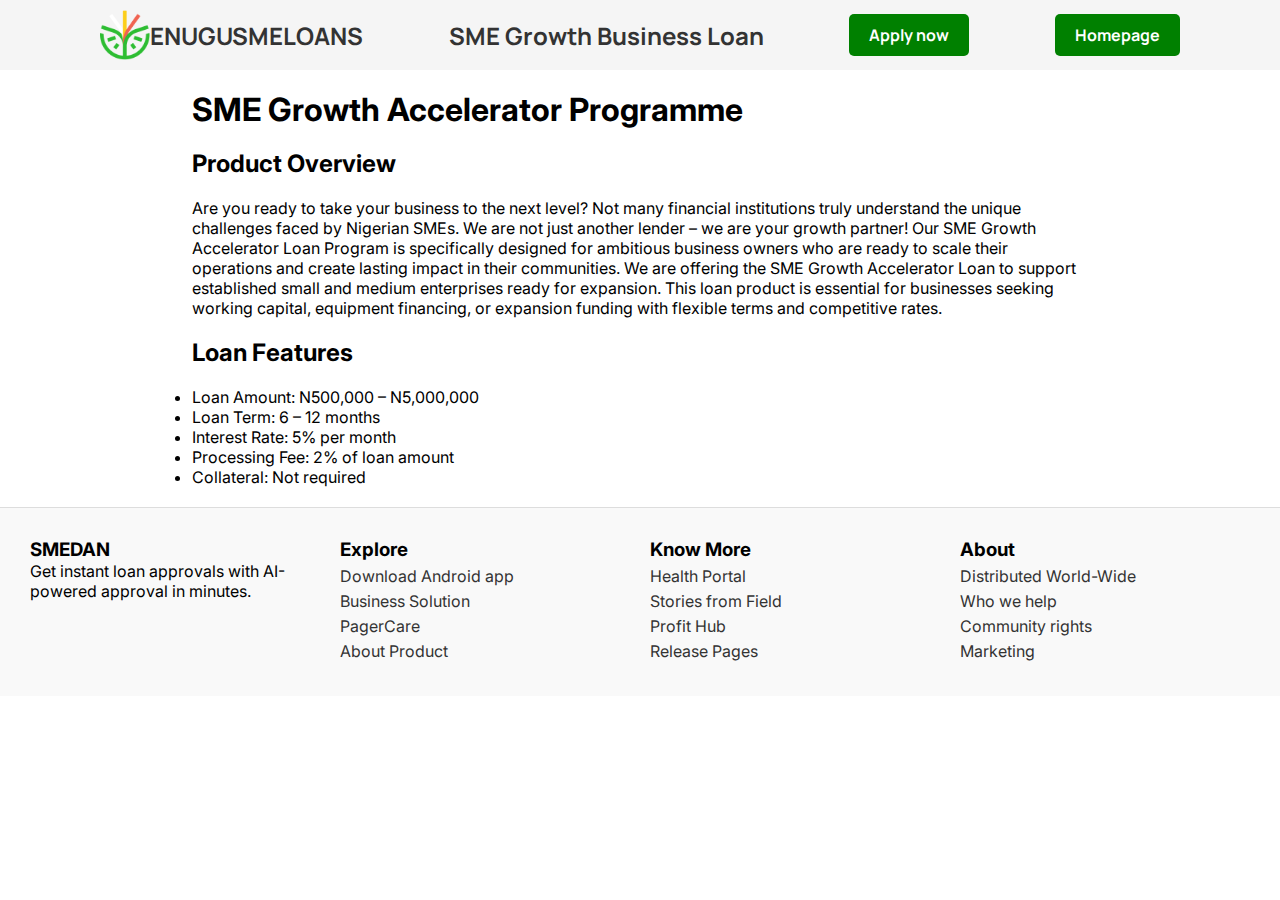
<file: index.html>
<!DOCTYPE html>
<html lang="en">
<head>
    <meta charset="UTF-8">
    <meta name="viewport" content="width=device-width, initial-scale=1.0">
    <title>SME app</title>
    <link rel="stylesheet" href="all.css">
    <link rel="stylesheet" href="style.css">
    <link rel="shortcut icon" href="favicon.ico" type="image/x-icon">
</head>
<body>
    <header>
        <!-- logo with title:"SMELOANS", title:SME Growth Business Loan and cta button saying "Apply now" --> 
        <div class="logobox">
            <img src="smedanLogo.png" alt="SMELOANS" width="50px" height="50px">
            <h1>ENUGUSMELOANS</h1>
        </div>
            <h1>SME Growth Business Loan</h1>
            <button type="button" class="checklogin" onclick="checkLogin()">Apply now</button>
            <button type="button" class="goHomepage" onclick="goHomepage()">Homepage</button>
    </header>

    <main>
        <h1>SME Growth Accelerator Programme</h1>
        <h2>Product Overview</h2>
        <p>
            Are you ready to take your business to the next level? Not many financial institutions truly understand the unique challenges faced by Nigerian SMEs. 
            We are not just another lender – we are your growth partner! Our SME Growth Accelerator Loan Program is specifically designed for ambitious business 
            owners who are ready to scale their operations and create lasting impact in their communities. 
            We are offering the SME Growth Accelerator Loan to support established small and medium enterprises ready for expansion. 
            This loan product is essential for businesses seeking working capital, equipment financing, or expansion funding with flexible terms and competitive rates.
        </p>

        <h2>Loan Features</h2>
        <ul>
            <li>Loan Amount: N500,000 – N5,000,000</li>
            <li>Loan Term: 6 – 12 months</li>
            <li>Interest Rate: 5% per month</li>
            <li>Processing Fee: 2% of loan amount</li>
            <li>Collateral: Not required</li>
        </ul>

        <section class="detailsHold">
            <section class="detailsForm">
                <div class="headingsHold">
                    <div class="heads 1">Personal Information</div>
                    <div class="heads 2">Business Information</div>
                    <div class="heads 3">Financial and Operational Information</div>
                    <div class="heads 4">Challenges and Needs</div>
                    <div class="heads 5">Loan History</div>
                    <div class="heads 6">Regulatory Challenges</div>
                </div>
                <div class="progressLine"></div>
                <div class="questionsHold">
                    <label for="fullname">Full Name</label>
                    <input type="text" placeholder="Enter your full name " name="fullname" class="fullnameInput" required>

                    <label for="dob">Date of Birth</label>
                    <input type="date" class="dobInput" name="dob" title="Date of Birth" required>

                    <label for="gender">Gender</label>
                    <select name="gender" id="genderSelect" title="select your gender">
                        <option value="male">Male</option>
                        <option value="female">Femaile</option>
                        <option value="Other">Other</option>
                    </select>

                    <label for="email">Email Address</label>
                    <input type="email" class="emailInput" placeholder="Enter your email address" name="email" required>

                    <label for="phone number">Phone Number</label>
                    <input type="tel" class="phoneNumberInput" placeholder="Enter your phone number" name="phone" required>

                    <label for="residentAddress">Residential Address</label>
                    <input type="text" class="residentAddressInput" placeholder="Enter your residential address" name="residentAddress" required>

                    <label for="LGA">Local Government Area</label>
                    <input type="text" class="LGAInput" placeholder="Enter your Local Government Area" name="LGA" required>

                    <label for="state">State</label>
                    <input type="text" class="stateInput" placeholder="Enter your State of Origin" name="state" required> 
                    
                    <div class="buttonHold">
                        <button type="button" onclick="hideQuestionnaire()">Back</button>
                        <button type="button" onclick="businessShow()">Next</button>
                    </div>

                    <!-- <label for="businessName">Business Name</label>
                    <input type="text" class="businessNameInput" placeholder="Enter your business name" name="businessName" required>

                    <label for="businessAddress">Business Address</label>
                    <input type="text" class="businessAddressInput" placeholder="Enter your business address" name="businessAddress" required>

                    <label for="businessAge">Business Age</label>
                    <select name="businessAge" id="businessAgeSelect" title="select your business age">
                        <option value="0-1">Less than 1 year</option>
                        <option value="1-3">1-3 years</option>
                        <option value="4-7">4-7 years</option>
                        <option value="7+">Over 7 years</option>
                    </select>

                    <label for="businessType">Business Type</label>
                    <select name="businessType" id="businessTypeSelect" title="select your business type">
                        <option value="Nanoenterprise">Nanoenterprise(0-4 employees)</option>
                        <option value="Microenterprise">Microenterprise (5-9 employees)</option>
                        <option value="Smallenterprise">Small Enterprise (10-49 employees)</option>
                        <option value="Mediumenterprise">Medium Enterprise (50-249 employees)</option>
                    </select>

                    <label for="businessIndustry">Business industry</label>
                    <select name="businessIndustry" id="businessIndustrySelect" title="select your business industry">
                        <option value="Retail">Retail</option>
                        <option value="Services">Services (e.g hardressing, tailoring e.t.c)</option>
                        <option value="Agriculture">Agriculture</option>
                        <option value="Manufacturing">Manufacturing</option>
                        <option value="Technology">Technology</option>
                        <option value="Other">Other</option>
                    </select>

                    <label for="businessLGA"> LGA of Business</label>
                    <select name="businessLGA" id="businessLGASel" title="select your business LGA">
                        <option value="Enugu East">Enugu East</option>
                        <option value="Enugu North">Enugu North</option>
                        <option value="Enugu South">Enugu South</option>
                        <option value="Nkanu East">Nkanu East</option>
                        <option value="Nkanu West">Nkanu West</option>
                        <option value="Udi">Udi</option>
                        <option value="Oji River">Oji River</option>
                        <option value="Igbo Etiti">Igbo Etiti</option>
                        <option value="Igbo Eze North">Igbo Eze North</option>
                        <option value="Igbo Eze South">Igbo Eze South</option>
                        <option value="Isi Uzo">Isi Uzo</option>
                        <option value="Uzo Uwani">Uzo Uwani</option>
                    </select>

                    <label for="businessTown">Town of Business</label>
                    <input type="text" class="businessTownInput" placeholder="Enter your business town" name="businessTown" required>

                    <div class="buttonHold">
                        <button type="button" onclick="businessShowBack()">Back</button>
                        <button type="button" onclick="financenOpShow()">Next</button>
                    </div> -->
                
                <!-- <label for="bankAccountQuestion">Do you have a bank account for your business?</label>
                <select name="bankAccountQuestion" id="bankAccountQuestionSelect" title="select if you have a bank account for your business">
                    <option value="yes">Yes</option>
                    <option value="no">No</option>
                </select>

                <label for="digitalPaymentQuestion">Do you use any digital payment systems? </label>
                <select name="digitalPaymentQuestion" id="digitalPaymentQuestionSelect" title="select if you use any digital payment systems">
                    <option value="yes">Yes</option>
                    <option value="no">No</option>
                </select>

                <label for="businessFinanceQuestion">How do you manage your business finances? </label>
                <select name="businessFinanceQuestion" id="businessFinanceQuestionSelect" title="select how you manage your business finances">
                    <option value="Formal Accounting">Formal Accounting System</option>
                    <option value="Basic Bookeeping">Basic Bookeeping</option>
                    <option value="No Formal System">No Formal System</option>
                    <option value="Outsourced Accountant">Outsourced Accountant</option>
                </select>

                <div class="buttonHold">
                    <button type="button" onclick="businessShowBack()">Back</button>
                    <button type="button" onclick="challengenNeedShow()">Next</button>
                </div> -->

                <!-- <label for="biggestChallengesQuestion">What are the biggest challenges your business faces?</label>
                <select name="biggestChallengesQuestion" id="biggestChallengesQuestionSelect" title="select the biggest challenges your business faces">
                    <option value="Access to Finance">Access to Finance</option>
                    <option value="High costs of Operations">High cost of Operations</option>
                    <option value="Getting customers">Getting customers</option>
                    <option value="Competition">Competition</option>
                    <option value="Regulatory Compliance">Regulatory Compliance</option>
                    <option value="Other">Other</option>
                </select>
                

                <label for="govtSupportQuestion">What kind of support would you like from the government? </label>
                <select name="govtSupportQuestion" id="govtSupportQuestionSelect" title="select the kind of support you would like from the government">
                    <option value="Easier Access to Loans">Easier Access To Loans</option>
                    <option value="Lower taxes or fees">Lower taxes or fees</option>
                    <option value="Better infrastructure">Better infrastructure</option>
                    <option value="More Business advice and training">More Business advice and training</option>
                </select>

                <label for="businessGrowthQuestion">What would help your business grow the most?</label>
                <select name="businessGrowthQuestion" id="businessGrowthQuestionSelect" title="select what would help your business grow the most">
                    <option value="More access to money">Access to Finance</option>
                    <option value="Better Equipment">Better Equipment</option>
                    <option value="Lower business costs">Lower business costs</option>
                    <option value="Better infrastructure">Better infrastructure</option>
                    <option value="More skilled workers">More skilled workers</option>
                </select>

                <div class="buttonHold">
                    <button type="button" onclick="financenOpShowBack()">Back</button>
                    <button type="button" onclick="loanHistoryShow()">Next</button>
                </div> -->

                <!-- <label for="loanBeforeQuestion">Have you ever tried to get a loan for your business? </label>
                <select name="loanBeforeQuestion" id="loanBeforeQuestionSelect" title="select if you have ever tried to get a loan for your business">
                    <option value="yes">Yes</option>
                    <option value="no">No</option>
                </select>

                <label for="loanHowQuestion">If yes, how did you get the loan?</label>
                <select name="loanHowQuestion" id="loanHowQuestionSelect" title="select how you got the loan">
                    <option value="Bank or Financial Institution">Bank</option>
                    <option value="Family or Friends">Family or Friends</option>
                    <option value="Other">Other</option>
                </select>

                <label for="whyNoLoan">If you did not get a loan, what was the main reason? </label>
                <select name="whyNoLoan" id="whyNoLoanSelect" title="select the main reason you did not get a loan">
                    <option value="Didn't Know How to Apply">Bad Credit</option>
                    <option value="Interest Rates Too High">High Interest Rates</option>
                    <option value="No Collateral">No Collateral</option>
                    <option value="Other">Other</option>
                </select>

                <div class="buttonHold">
                    <button type="button" onclick="businessShowBack()">Back</button>
                        <button type="button" onclick="regulatoryChallengeShow()">Next</button>
                </div> -->
                
            
            </div>
            </section>
        </section>
    </main>

    <footer>
        <div class="column">
            <h3>SMEDAN</h3>
            <p>Get instant loan approvals with AI-powered approval in minutes.</p>
        </div>
        <div class="column">
            <h3>Explore</h3>
            <ul>
                <li><a href="#">Download Android app</a></li>
                <li><a href="#">Business Solution</a></li>
                <li><a href="#">PagerCare</a></li>
                <li><a href="#">About Product</a></li>
            </ul>
        </div>
        <div class="column">
            <h3>Know More</h3>
            <ul>
                <li><a href="#">Health Portal</a></li>
                <li><a href="#">Stories from Field</a></li>
                <li><a href="#">Profit Hub</a></li>
                <li><a href="#">Release Pages</a></li>
            </ul>
        </div>
        <div class="column">
            <h3>About</h3>
            <ul>
                <li><a href="#">Distributed World-Wide</a></li>
                <li><a href="#">Who we help</a></li>
                <li><a href="#">Community rights</a></li>
                <li><a href="#">Marketing</a></li>
            </ul>
        </div>
    </footer>
    
    <script src="script.js"></script>
</body>
</html>
</file>
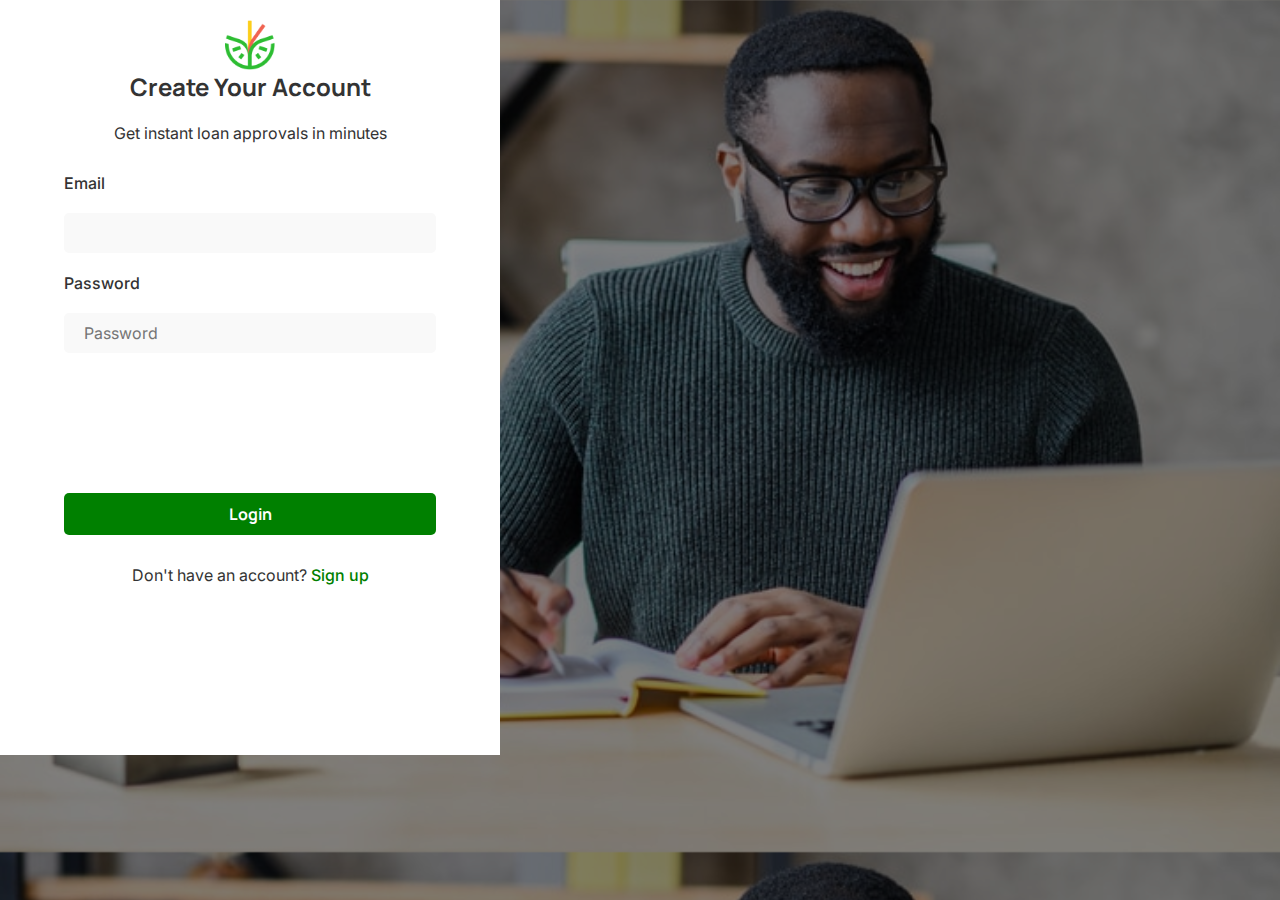
<file: homepageU.html>
<!DOCTYPE html>
<html lang="en">
<head>
    <meta charset="UTF-8">
    <meta name="viewport" content="width=device-width, initial-scale=1.0">
    <title>User Dashboard</title>
    <link rel="stylesheet" href="all.css">
    <link rel="stylesheet" href="homepageU.css">
    <link rel="shortcut icon" href="favicon.ico" type="image/x-icon">
</head>
<body>
    <header>
        <div class="logoHold">
            <img src="smedanLogo.png" alt="SMELOANS" width="50px" height="50px">
            <h1>ENUGUSMELOANS</h1>
        </div>

        <nav>
            <button type="button" id="AllApplic">All</button>
            <button type="button" id="SubmittedApplic">Submitted</button>
            <button type="button" id="UnderReviewApplic">Under Review</button>
            <button type="button" id="ApprovedApplic">Approved</button>
            <button type="button" id="RejectedApplic">Rejected</button>
        </nav>

        <div class="user">
            <!-- <img src="user.png" alt="User" width="50px" height="50px"> -->
            <button type="button" onclick="logout()">Logout</button>
        </div>
    </header>

    <section class="dashboard">
        <div class="dashboardHeading">
            <h1>User Dashboard</h1>
        </div>

        <div class="dashboardHeaders">
            <div class="submittedHeader">
                <h2>Submitted</h2>
                <!-- <p>24</p> -->
            </div>

            <div class="underReviewHeader">
                <h2>Under Review</h2>
                <!-- <p>12</p> -->
            </div>

            <div class="approvedHeader">
                <h2>Approved</h2>
                <!-- <p>6</p> -->
            </div>
        </div>

        <h1 class="applicationsHeading">All Applications</h1>
        <section class="applicationsHold">
            <!-- <div class="application">
                <p>#1</p>
                <p>Nexford University</p>
                <p>pending</p>
                <p>Jan 13,2025</p>
                <p>accepted</p>
            </div> -->

        </section>
    </section>
    
    <section class="content">
        <h1 class="contentHeading">
            Application Number
        </h1>

        <div class="statusBox">
            <p>Status</p>
             <h2>Pending</h2><!--<h2>Submitted<span> - pending</span></h2> we have under review - pending, - accepted and plain old rejected-->
        </div>

        <h3 class="activityHeading">Activity</h3>

        <section class="activityHold">
            <!-- <div class="activity">
                <p>Submitted</p>
                <img src="../approvedGreen.svg" alt="good" width="30px" height="30px">
            </div> -->

        </section>

        <div class="buttonHold">
            <!-- <button type="button" id="cta" onclick="uploadDocument()">Upload Document</button> -->
        </div>
    </section>

    <script src="homepageU.js"></script>
</body>
</html>
</file>
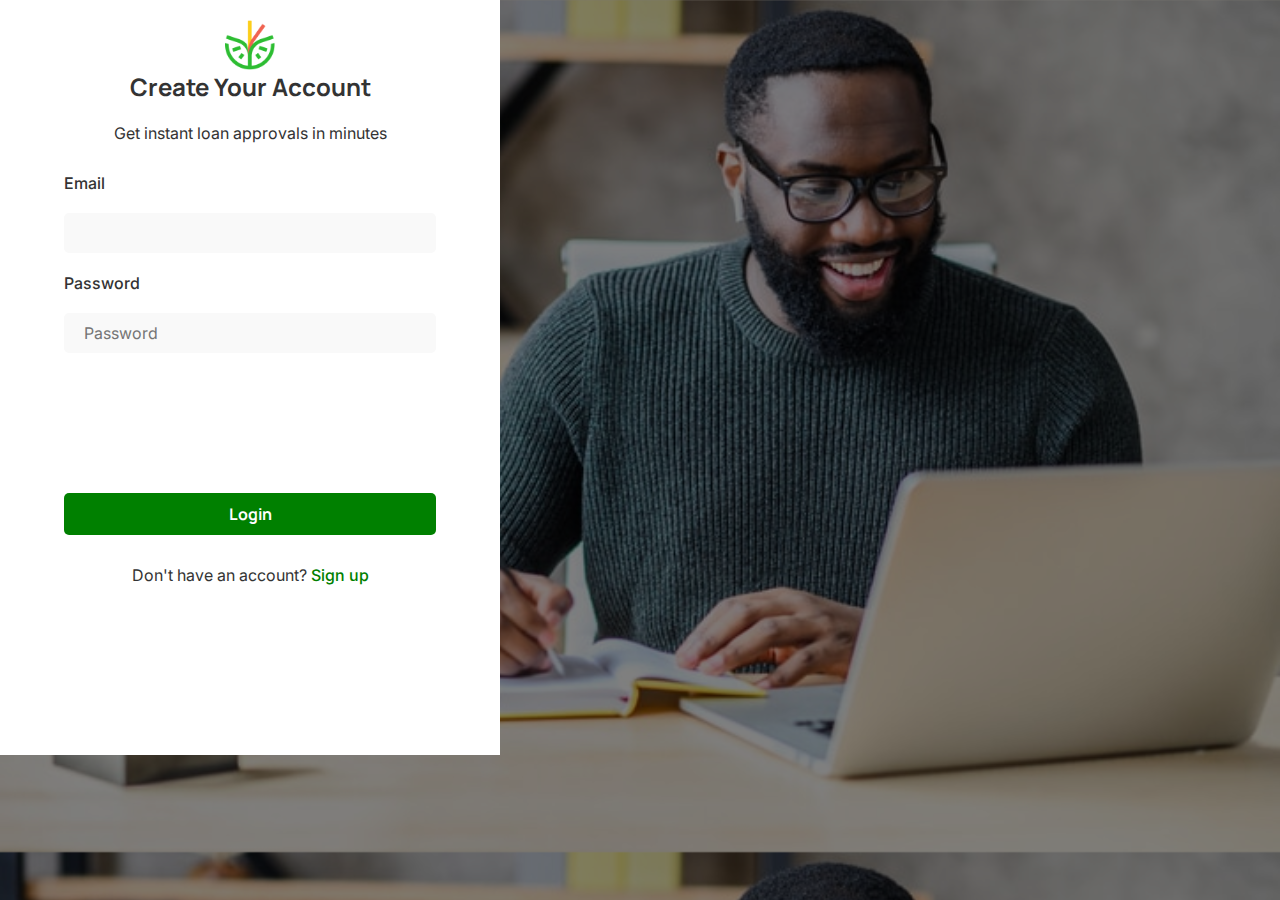
<file: login.html>
<!DOCTYPE html>
<html lang="en">
<head>
    <meta charset="UTF-8">
    <meta name="viewport" content="width=device-width, initial-scale=1.0">
    <title>SME app</title>
    <link rel="stylesheet" href="all.css">
    <link rel="stylesheet" href="login.css">
    <link rel="shortcut icon" href="favicon.ico" type="image/x-icon">
</head>
<body>


    <main>
        <img src="smedanLogo.png" alt="SMELOANS" width="50px" height="50px">
        <h1>Create Your Account</h1>
        <p>Get instant loan approvals in minutes</p>
        <!-- email input with label, password input with label, a login button and text that links to sign up if you dont have an account. NO FORMS -->
         <!-- label for the email input -->
        <label for="email">Email</label>
        <input type="email" id="email" name="email" required>
        <!-- label for the password input -->
        <label for="password">Password</label>
        <input type="password" id="password" placeholder="Password" name="password" required>
        <button type="button" onclick="checkeLogin()">Login</button>
        <p>Don't have an account? <a href="signUp.html">Sign up</a></p>

    </main>

<script src="login.js"></script>
</body>
</html>
</file>
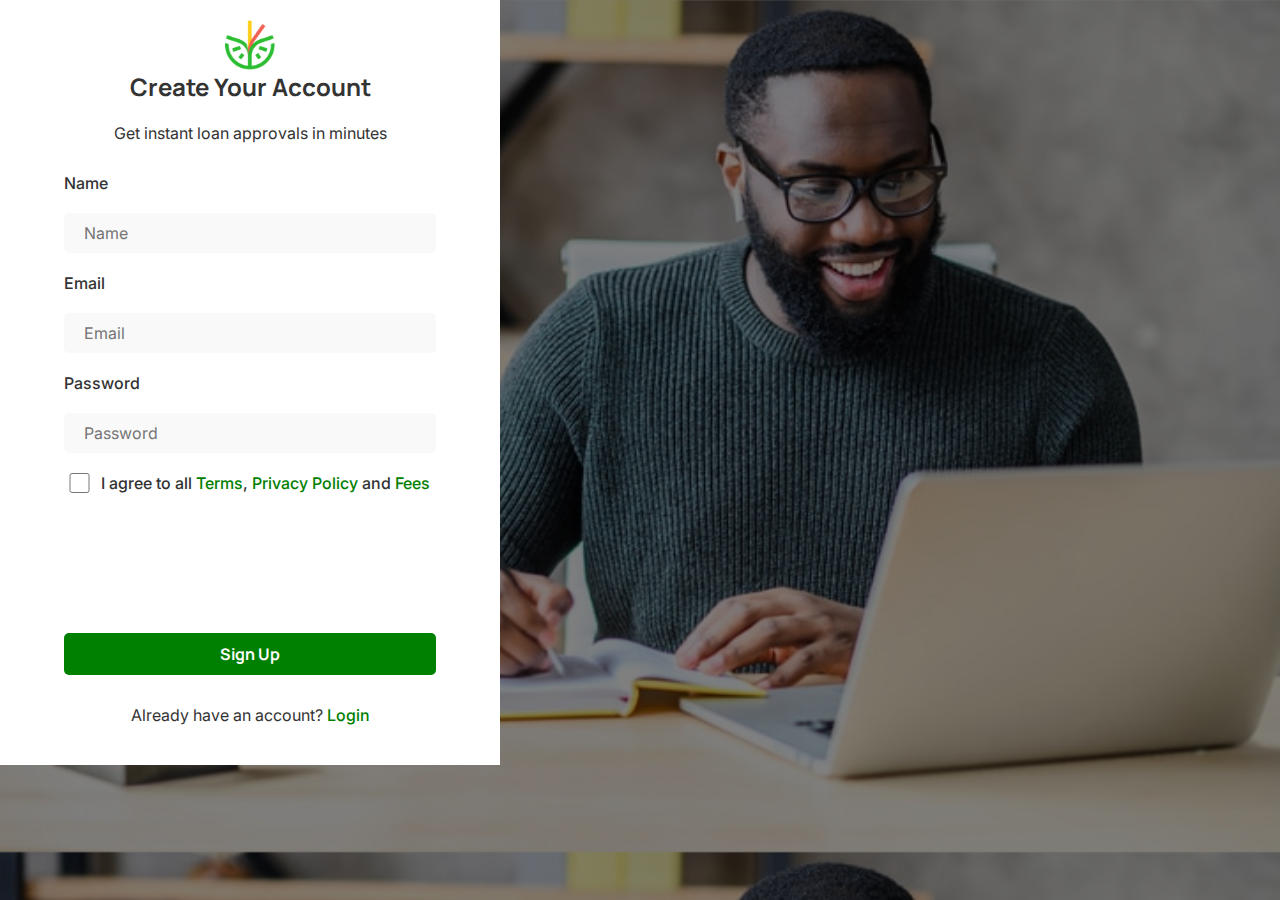
<file: signUp.html>
<!DOCTYPE html>
<html lang="en">
<head>
    <meta charset="UTF-8">
    <meta name="viewport" content="width=device-width, initial-scale=1.0">
    <title>SME app</title>
    <link rel="stylesheet" href="all.css">
    <link rel="stylesheet" href="login.css">
    <link rel="stylesheet" href="signUp.css">
    <link rel="shortcut icon" href="favicon.ico" type="image/x-icon">
</head>
<body>


    <main>
        <img src="smedanLogo.png" alt="SMELOANS" width="50px" height="50px">
        <h1>Create Your Account</h1>
        <p>Get instant loan approvals in minutes</p>
        <!-- email input with label, password input with label, a login button and text that links to sign up if you dont have an account. NO FORMS -->
         <!-- name input with label -->
        <label for="name">Name</label>
        <input type="text" placeholder="Name" id="name" name="name" required>
         <!-- label for the email input -->
        <label for="email">Email</label>
        <input type="email" placeholder="Email" id="email" name="email" required>
        <!-- label for the password input -->
        <label for="password">Password</label>
        <input type="password" placeholder="Password" id="password" name="password" required>
        <!-- a required checkbox for the user to agree to all Terms(linked), Privacy Policy(linked) and Fees(linked) -->
         <div class="terms">
            <input type="checkbox" title="terms" name="terms" required>
            <label for="terms" >I agree to all <a href="#">Terms</a>, <a href="#">Privacy Policy</a> and <a href="#">Fees</a></label>
        </div>
        <button type="button" onclick="makeLogin()">Sign Up</button>
        <p>Already have an account? <a href="login.html">Login</a></p>

    </main>

<script src="signUp.js"></script>
</body>
</html>
</file>
<file: all.css>
*{
    margin: 0px;
    padding: 0px;
    box-sizing: border-box;
    font-family: Inter;
}
@font-face {
    font-family: Inter;
    src: url(Inter/Inter-VariableFont_opsz\,wght.ttf);
  }
  @font-face {
    font-family: Manrope;
    src: url(Manrope/Manrope-VariableFont_wght.ttf);
  }
</file>
<file: style.css>
header{
    display: flex;
    justify-content: space-between;
    align-items: center;
    padding: 10px 100px;
    background-color: #f5f5f5;
  }
  .logobox{
    display: flex;
    justify-content: center;
    align-items: center;
    /* background-color: #f5f5f5; */
  }

  header h1,
  .logobox h1{
    font-family: Manrope;
    font-size: 1.5rem;
    font-weight: 700;
    color: #333;
  }
  header button{
    font-family: Manrope;
    font-size: 1rem;
    font-weight: 700;
    color: #fff;
    background-color: green;
    border: none;
    padding: 10px 20px;
    border-radius: 5px;
    cursor: pointer;
  }

  footer {
    background-color: #F9F9F9;
    padding: 20px;
    display: flex;
    justify-content: space-between;
    flex-wrap: wrap;
    border-top: 1px solid #ddd;
}

footer .column {
    flex: 1;
    margin: 10px;
}

footer h3 {
    margin-top: 0;
}

footer ul {
    list-style-type: none;
    padding: 0;
}

footer ul li {
    margin: 5px 0;
}

footer ul li a {
    color: #333;
    text-decoration: none;
}

footer ul li a:hover {
    text-decoration: underline;
}

main{
    padding: 20px 15svw;
    display: flex;
    flex-direction: column;
    row-gap: 20px;
    /* align-items: center; */
}
main h1,
main h2,
main p,
main ul{
    text-align: left;
}


section.detailsHold{
    /* display: flex; */
    display: none;
    justify-content: center;
    align-items: center;
    width: 100svw;
    height: 100svh;
    position: fixed;
    background-color: #33333356;
    top: 0px;
    left: 0px;
}
section.detailsForm{
    display: flex;
    flex-direction: column;
    /* row-gap: 20px; */
    width: 90svw;
    /* align-items: center; */
    background-color: #f5f5f5;
    /* position: fixed; */
    border-radius: 10px;
    /* left: 20px; */
    height: 80svh;
    z-index: 100;
}
section.detailsForm .headingsHold{
    display: flex;
    height: 45%;
    width: 100%;
    justify-content: space-between;
    align-items: center;
    background-color: #f5f5f5;
    padding: 0px 20px;
     border-radius: 10px 10px 0px 0px;
}

section.detailsForm .progressLine{
    height: 5px;
    width: 100%;
    background-color: purple;
    background-image: linear-gradient(to right, purple 0%,purple 16.5%,#f5f5f5 16.5%,#f5f5f5 100%);
    position: relative;
    transition-duration: 0.5s;
}

.questionsHold{
    display: flex;
    flex-direction: column;
    row-gap: 20px;
    padding: 20px;
    background-color: #f5f5f5;
    border-radius: 0px 0px 10px 10px;
    overflow-y: scroll;
}
.questionsHold input,
.questionsHold select{
    padding: 10px;
    border-radius: 5px;
    border: 1px solid #ddd;
}
.buttonHold{
    display: flex;
    justify-content: space-between;
    align-items: center;
}
.questionsHold button{
    padding: 10px 30px;
    border-radius: 5px;
    border: none;
    background-color: green;
    color: #fff;
    cursor: pointer;
}




@media only screen and (max-width: 850px) {
    header{
        padding: 0px;
    }
    h1{
        display: none;
    }
    section.detailsForm .headingsHold{
        display: flex;
        height: 15%;
        width: 100%;
        justify-content: center;
        align-items: center;
        background-color: #f5f5f5;
        padding: 20px 20px;
         border-radius: 10px 10px 0px 0px;
    }
    .heads{
        transform: rotate(-90deg); /* Rotates the text counterclockwise */
        transform-origin: left bottom; /* Adjusts the rotation point */
        /* display: inline-block; Ensures proper alignment */
        display: none;
    }
}
</file>
<file: homepageU.css>
*{
    margin: 0;
    padding: 0;
    box-sizing: border-box;
}
body{
    display: flex;
}
header{
    display: flex;
    flex-direction: column;
    justify-content: space-between;
    align-items: center;
    padding: 20px 1vw;
    width: 15svw;
    height: 100vh;
    background-color: #f5f5f5;
    border-right: 2px solid #494949;
    /* color: white; */
}
header .logoHold{
    display: flex;
    flex-direction: column;
    align-items: center;
    row-gap: 10px;
}
header .logoHold h1{
    font-family: Inter;
    font-size: 12px;
    font-weight: 500;
    color: #333;
}
header nav{
    display: flex;
    flex-direction: column;
    row-gap: 20px;
}
header nav button{
    all: unset;
    color: #333;
}
header nav button:hover{
    color: green;
}
.user{
    display: flex;
    flex-direction: column;
    align-items: center;
}
.user button{
    padding: 5px;
    border-radius: 10px 5px;
    background-color: red;
    color: white;
    border-width: 0px;
}




section.dashboard{
    width: 55svw;
    height: 100svh;
    /* background-color: #d1d1d1; */
    background-color: #f5f5f5;
    padding: 0px 3vw;
    overflow-y: scroll;
}
section.dashboard .dashboardHeading{
    display: flex;
    justify-content: space-between;
    align-items: center;
    padding: 30px 0px;
    /* background-color: #f5f5f5; */
    color:#333
}
.dashboardHeaders{
    display:flex;
    justify-content: space-between;
    align-items: center;
    padding: 20px 0px;
}
.dashboardHeaders>div{
    width: 30%;
    height: 80px;
    padding: 0px 10px;
    background-color: green;
    display: flex;
    flex-direction: column;
    justify-content: center;
    border-radius: 10px;
    background-image: linear-gradient( to right, green 0%, rgb(0, 157, 0) 100%);

    /* background-repeat: no-repeat;
    background-size: 50px 50px;
    background-position: right bottom; */
}
/* .submittedHeader{
    background-image: url(../submitGrey.png);
}
.underReviewHeader{
    background-image: url(../pendingGrey.png);
}
.approvedHeader{
    background-image: url(../approvedGrey.png);
} */
.dashboardHeaders>div h2{
    font-family: Inter;
    font-size: clamp(1rem, 2vw, 1.4rem);
    font-weight: 600;
    color: white;
}
.dashboardHeaders>div p{
    font-family: Inter;
    color: white;
}

h1.applicationsHeading{
    font-weight: 600;
    color: #333;
    padding: 15px 0px;
    border-bottom: 3px solid #333;
}
section.dashboard section.appicationsHold{
    overflow-y: scroll;
}
section.dashboard section.applicationsHold .application{
    display: flex;
    justify-content: space-between;
    padding: 15px 0px;
    border-bottom: 2px solid #333;
    column-gap: 10px;
}
section.dashboard section.applicationsHold .application p{
    font-family: Manrope;
    font-size: calc(5px + 1vw);
}

/* .application p:nth-of-type(3){
    background-color: red;
} */














section.content{
    width: 30svw;
    height: 100svh;
    background-color: #fcfcfc;
    padding: 30px 2vw;
    overflow-y: scroll;
    position: relative;
}
section.content h1.contentHeading{
    margin-bottom: 20px;
}
section.content .statusBox{
    width: 100%;
    height: 120px;
    background-color: white;
    border-radius: 10px;
    padding: 20px;
}
section.content .statusBox>h2{
    margin-top: 15px;
    font-size: calc(10px + 1vw);
}
section.content>ul>li{
    font-family: Manrope;
    padding: 10px 0px;
}
section.content h3.activityHeading{
    margin: 20px 0px 10px;
    border-bottom: 2px solid #333;
}
section.content>p{
    font-family: Manrope;
    margin-bottom: 10px;
}
section.content>label{
    font-family: Manrope;
    display: block;
    margin: 30px 0px 10px;
}
section.content>input{
    width: 100%;
    height: 40px;
    border-radius: 5px;
    border: 1px solid green;
    background-color: rgb(245, 252, 250);
}
section.content>input:disabled{
    background-color: #dfdfdf;
    border: 1px solid #333;
}
section.content section.activityHold{
    /* height: 250px; */
    /* background-color: bisque; */
    padding: 20px 0px;
}
.activity{
    display: flex;
    align-items: center;
    justify-content: space-between;
}
/* .activity img{
    color: #008000;
} */

.buttonHold{
    display: flex;
    justify-content: center;
    align-items: center;
    width: 100%;
    margin: 30px 0px;
    /* position: relative; */

    /* position: sticky;
    bottom: 0px; */
}
#cta,
#submitDocumentBtn{
    padding: 10px;
    border-radius: 10px;
    font-weight: 500;
    font-size: calc(7px + 1vw);
    border: 2px solid green;
    background-color: green;
    color: white;


}
#cta:hover,
#submitDocumentBtn:hover{
    background-color: transparent;
    color: green;
}
</file>
<file: login.css>
body{
    background-image: linear-gradient(rgba(0,0,0,0.5),rgba(0,0,0,0.5)), url(laptopMan.jpg);
    background-size: cover;
}
main{
    padding: 20px 5vw 150px;
    display: flex;
    flex-direction: column;
    /* justify-content: center; */
    align-items: center;
    /* height: 100vh; */
    width: 500px;
    background-color: white;
}
main h1{
    font-family: Manrope;
    font-size: 1.5rem;
    font-weight: 700;
    color: #333;
}
main p{
    font-family: Inter;
    font-size: 1rem;
    font-weight: 400;
    color: #333;
    margin: 20px 0px;
}
main label{
    font-family: Inter;
    font-size: 1rem;
    font-weight: 500;
    color: #333;
    margin: 10px 0px;
    text-align: left;
    width: 100%;
}
main input{
    font-family: Inter;
    font-size: 1rem;
    font-weight: 400;
    color: #333;
    background-color: #f9f9f9;
    border: none;
    padding: 10px 20px;
    border-radius: 5px;
    width: 100%;
    margin: 10px 0px;
}
main button{
    font-family: Manrope;
    font-size: 1rem;
    font-weight: 700;
    color: #fff;
    background-color: green;
    border: none;
    padding: 10px 20px;
    border-radius: 5px;
    cursor: pointer;
    width: 100%;
    margin: 130px 0px 10px;
    transition-duration: 0.5s;
}
main button:hover{
    background-color: darkgreen;
}
main a{
    font-family: Inter;
    font-size: 1rem;
    font-weight: 500;
    color: green;
    text-decoration: none;
    margin: 10px 0px;
}
</file>
<file: signUp.css>
body{
    background-image: linear-gradient(rgba(0,0,0,0.5),rgba(0,0,0,0.5)), url(laptopMan.jpg);
    background-size: cover;
}
main{
    padding: 20px 5vw;
    display: flex;
    flex-direction: column;
    /* justify-content: center; */
    align-items: center;
    height: auto;
    width: 500px;
    background-color: white;
}
.terms{
    display: flex;
}
.terms input{
    margin-right: 10px;
    width: 25px;
}

@media only screen and (max-width: 850px) {
    main{
        height: 100svh;
        width: 100svw;
    }
}
</file>
